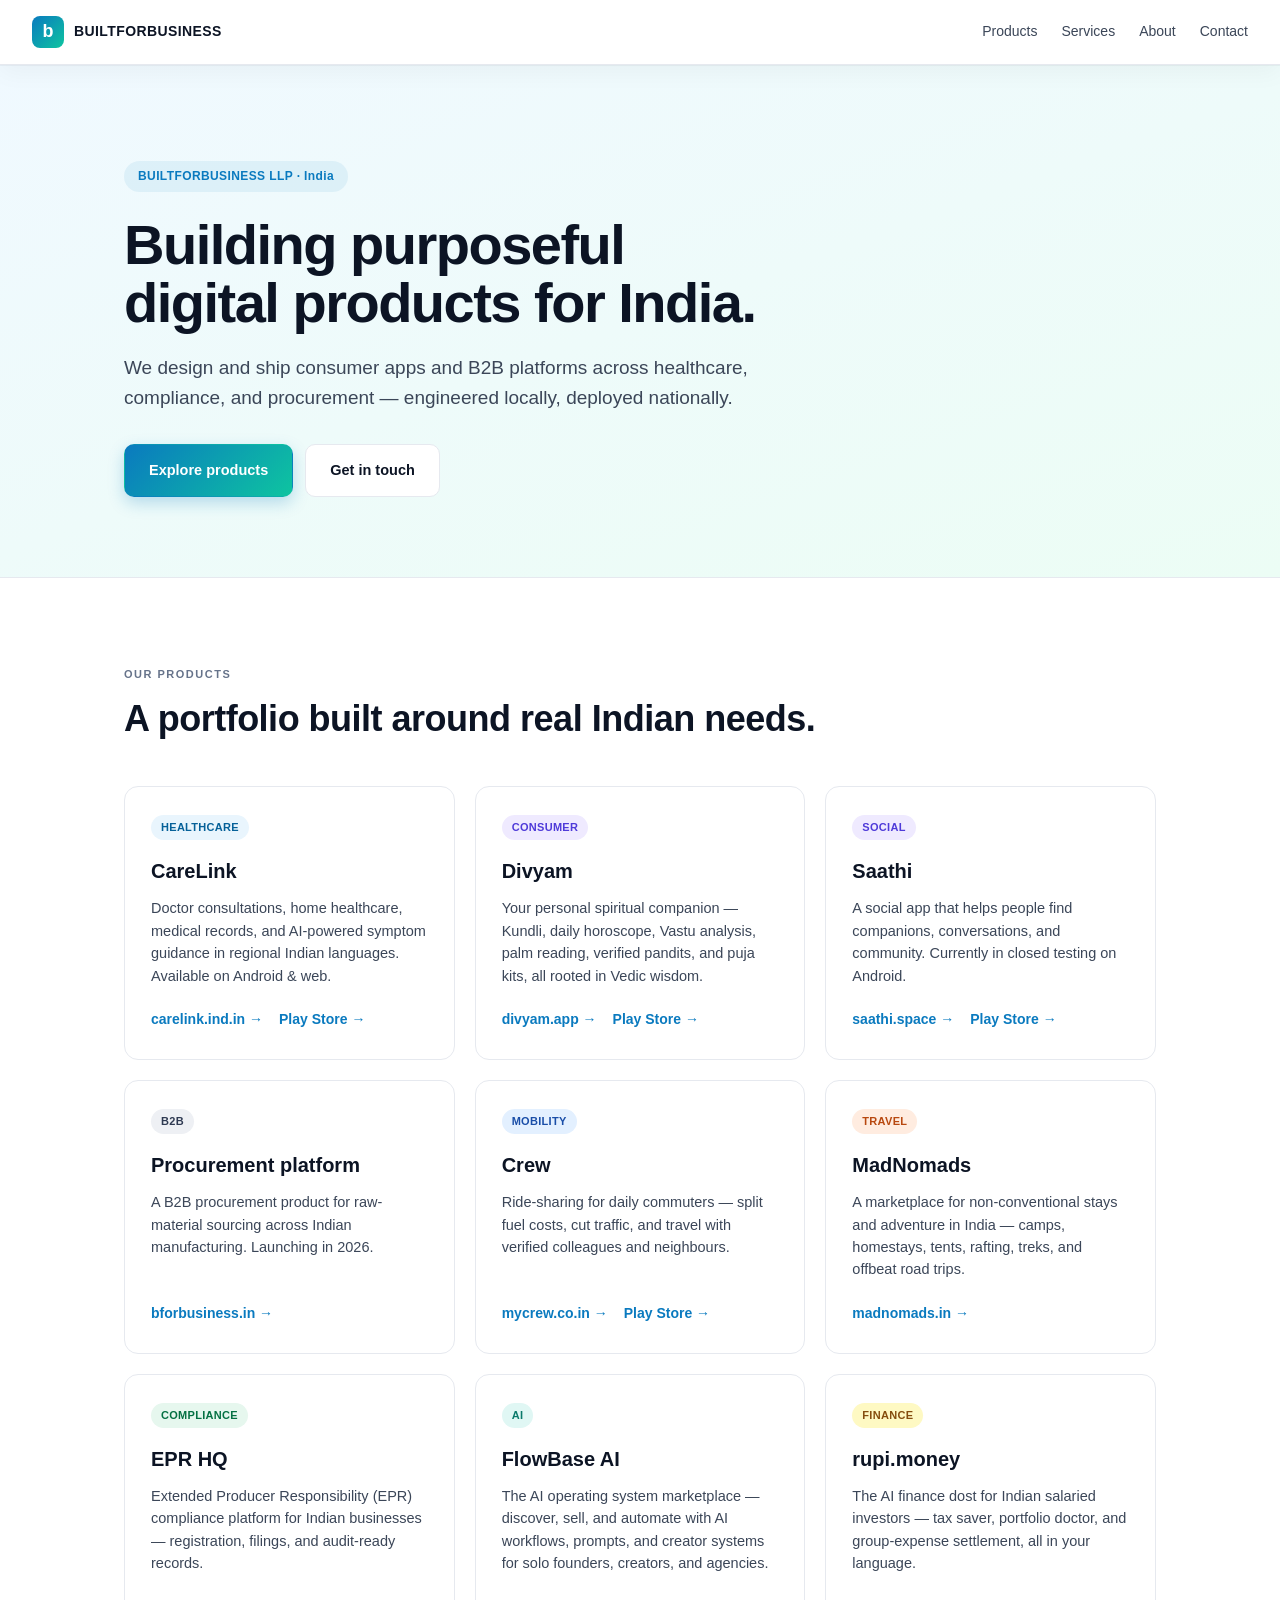
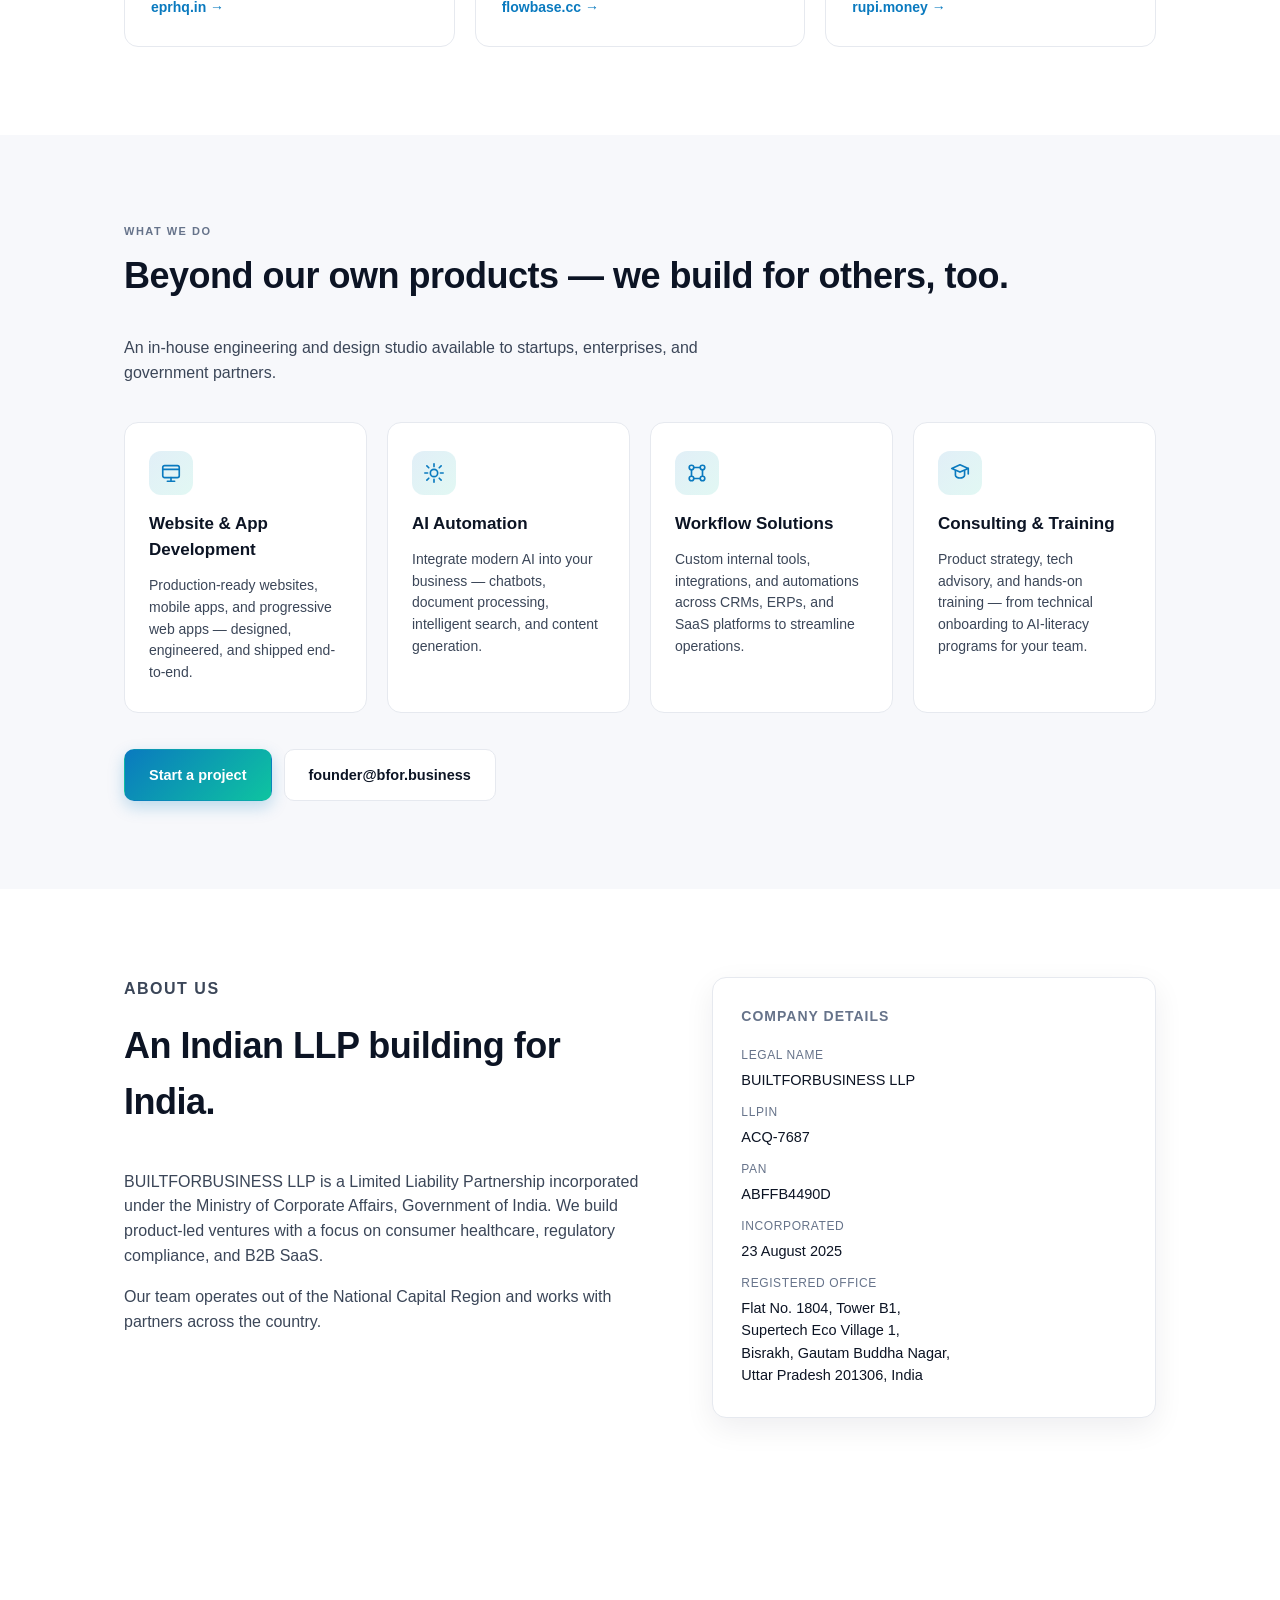
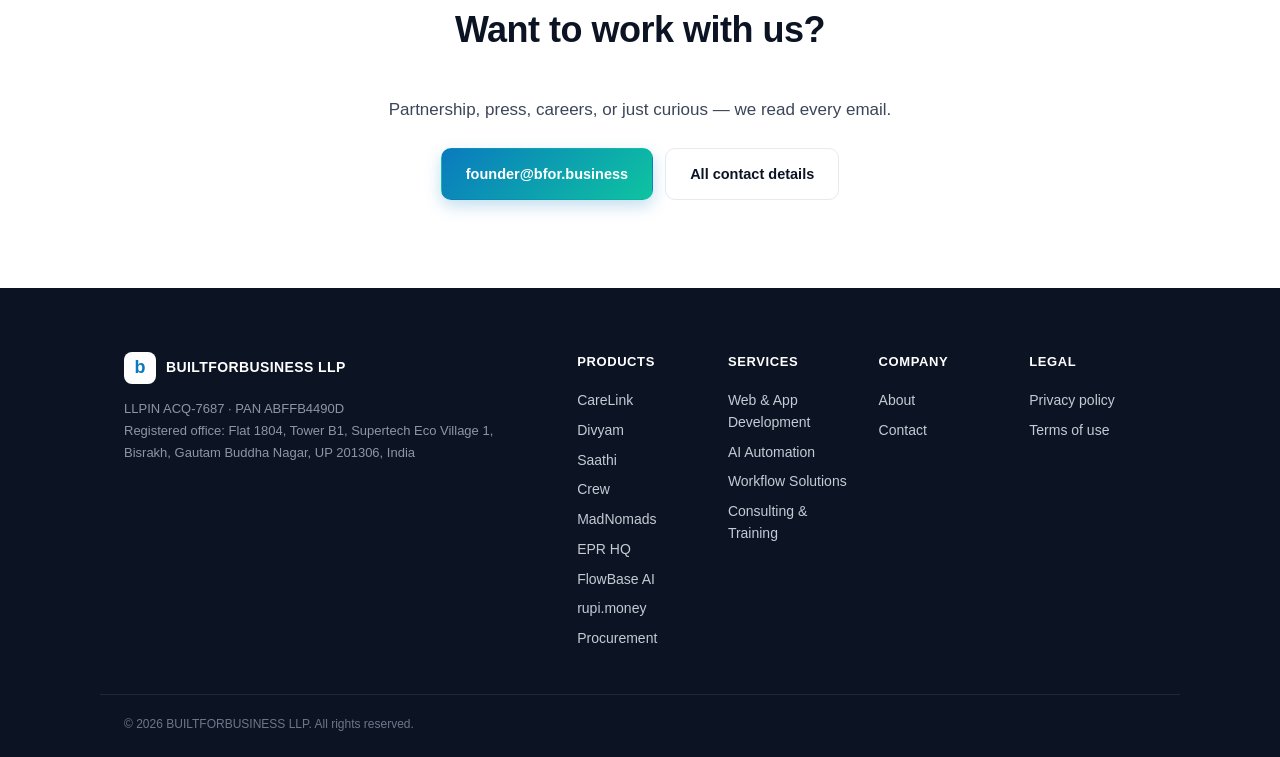
<file: index.html>
<!doctype html>
<html lang="en">
<head>
  <meta charset="utf-8">
  <meta name="viewport" content="width=device-width, initial-scale=1">
  <title>BUILTFORBUSINESS LLP — Building purposeful digital products for India</title>
  <meta name="description" content="BUILTFORBUSINESS LLP is an Indian technology company building consumer and business apps across healthcare, compliance, and procurement.">
  <link rel="icon" href="data:image/svg+xml,%3Csvg xmlns='http://www.w3.org/2000/svg' viewBox='0 0 64 64'%3E%3Crect width='64' height='64' rx='14' fill='%230A7ABF'/%3E%3Ctext x='32' y='42' font-family='Inter,Arial' font-size='30' font-weight='700' fill='white' text-anchor='middle'%3Eb%3C/text%3E%3C/svg%3E">
  <link rel="stylesheet" href="/styles.css">
</head>
<body>
  <header class="nav">
    <a href="/" class="brand">
      <span class="brand-mark">b</span>
      <span class="brand-name">BUILTFORBUSINESS</span>
    </a>
    <button class="nav-toggle" type="button" aria-label="Open menu" aria-expanded="false" aria-controls="primaryNav">
      <span></span><span></span><span></span>
    </button>
    <nav id="primaryNav">
      <a href="#products">Products</a>
      <a href="#services">Services</a>
      <a href="#about">About</a>
      <a href="/contact.html">Contact</a>
    </nav>
  </header>

  <section class="hero">
    <div class="container">
      <p class="eyebrow">BUILTFORBUSINESS LLP · India</p>
      <h1>Building purposeful<br>digital products for India.</h1>
      <p class="lede">We design and ship consumer apps and B2B platforms across healthcare,
        compliance, and procurement — engineered locally, deployed nationally.</p>
      <div class="cta-row">
        <a class="btn btn-primary" href="#products">Explore products</a>
        <a class="btn btn-ghost" href="/contact.html">Get in touch</a>
      </div>
    </div>
  </section>

  <section id="products" class="section">
    <div class="container">
      <p class="section-eyebrow">Our products</p>
      <h2>A portfolio built around real Indian needs.</h2>

      <div class="grid">
        <article class="card">
          <div class="card-tag tag-health">Healthcare</div>
          <h3>CareLink</h3>
          <p>Doctor consultations, home healthcare, medical records, and AI-powered
            symptom guidance in regional Indian languages. Available on Android &amp; web.</p>
          <div class="card-links">
            <a href="https://carelink.ind.in" target="_blank" rel="noopener">carelink.ind.in →</a>
            <a href="https://play.google.com/store/apps/details?id=com.carelink" target="_blank" rel="noopener">Play Store →</a>
          </div>
        </article>

        <article class="card">
          <div class="card-tag tag-product">Consumer</div>
          <h3>Divyam</h3>
          <p>Your personal spiritual companion — Kundli, daily horoscope, Vastu
            analysis, palm reading, verified pandits, and puja kits, all rooted
            in Vedic wisdom.</p>
          <div class="card-links">
            <a href="https://divyam.app" target="_blank" rel="noopener">divyam.app →</a>
            <a href="https://play.google.com/store/apps/details?id=app.divyam" target="_blank" rel="noopener">Play Store →</a>
          </div>
        </article>

        <article class="card">
          <div class="card-tag tag-product">Social</div>
          <h3>Saathi</h3>
          <p>A social app that helps people find companions, conversations, and
            community. Currently in closed testing on Android.</p>
          <div class="card-links">
            <a href="https://saathi.space" target="_blank" rel="noopener">saathi.space →</a>
            <a href="https://play.google.com/store/apps/details?id=space.saathi.app" target="_blank" rel="noopener">Play Store →</a>
          </div>
        </article>

        <article class="card">
          <div class="card-tag tag-b2b">B2B</div>
          <h3>Procurement platform</h3>
          <p>A B2B procurement product for raw-material sourcing across Indian
            manufacturing. Launching in 2026.</p>
          <div class="card-links">
            <a href="https://bforbusiness.in" target="_blank" rel="noopener">bforbusiness.in →</a>
          </div>
        </article>

        <article class="card">
          <div class="card-tag tag-mobility">Mobility</div>
          <h3>Crew</h3>
          <p>Ride-sharing for daily commuters — split fuel costs, cut traffic, and
            travel with verified colleagues and neighbours.</p>
          <div class="card-links">
            <a href="https://mycrew.co.in" target="_blank" rel="noopener">mycrew.co.in →</a>
            <a href="https://play.google.com/store/apps/details?id=crew.app" target="_blank" rel="noopener">Play Store →</a>
          </div>
        </article>

        <article class="card">
          <div class="card-tag tag-travel">Travel</div>
          <h3>MadNomads</h3>
          <p>A marketplace for non-conventional stays and adventure in India —
            camps, homestays, tents, rafting, treks, and offbeat road trips.</p>
          <div class="card-links">
            <a href="https://madnomads.in" target="_blank" rel="noopener">madnomads.in →</a>
          </div>
        </article>

        <article class="card">
          <div class="card-tag tag-compliance">Compliance</div>
          <h3>EPR HQ</h3>
          <p>Extended Producer Responsibility (EPR) compliance platform for Indian
            businesses — registration, filings, and audit-ready records.</p>
          <div class="card-links">
            <a href="https://eprhq.in" target="_blank" rel="noopener">eprhq.in →</a>
          </div>
        </article>

        <article class="card">
          <div class="card-tag tag-ai">AI</div>
          <h3>FlowBase AI</h3>
          <p>The AI operating system marketplace — discover, sell, and automate
            with AI workflows, prompts, and creator systems for solo founders,
            creators, and agencies.</p>
          <div class="card-links">
            <a href="https://flowbase.cc" target="_blank" rel="noopener">flowbase.cc →</a>
          </div>
        </article>

        <article class="card">
          <div class="card-tag tag-finance">Finance</div>
          <h3>rupi.money</h3>
          <p>The AI finance dost for Indian salaried investors — tax saver,
            portfolio doctor, and group-expense settlement, all in your
            language.</p>
          <div class="card-links">
            <a href="https://rupi.money" target="_blank" rel="noopener">rupi.money →</a>
          </div>
        </article>
      </div>
    </div>
  </section>

  <section id="services" class="section section-alt">
    <div class="container">
      <p class="section-eyebrow">What we do</p>
      <h2>Beyond our own products — we build for others, too.</h2>
      <p class="section-lede">An in-house engineering and design studio
        available to startups, enterprises, and government partners.</p>

      <div class="services-grid">
        <article class="service-card">
          <div class="service-icon" aria-hidden="true">
            <svg viewBox="0 0 24 24" fill="none" stroke="currentColor" stroke-width="1.8" stroke-linecap="round" stroke-linejoin="round"><rect x="3" y="4" width="18" height="13" rx="2"/><path d="M3 8h18M8 21h8M12 17v4"/></svg>
          </div>
          <h3>Website &amp; App Development</h3>
          <p>Production-ready websites, mobile apps, and progressive web apps —
            designed, engineered, and shipped end-to-end.</p>
        </article>

        <article class="service-card">
          <div class="service-icon" aria-hidden="true">
            <svg viewBox="0 0 24 24" fill="none" stroke="currentColor" stroke-width="1.8" stroke-linecap="round" stroke-linejoin="round"><path d="M12 2v3M12 19v3M4.2 4.2l2.1 2.1M17.7 17.7l2.1 2.1M2 12h3M19 12h3M4.2 19.8l2.1-2.1M17.7 6.3l2.1-2.1"/><circle cx="12" cy="12" r="4"/></svg>
          </div>
          <h3>AI Automation</h3>
          <p>Integrate modern AI into your business — chatbots, document
            processing, intelligent search, and content generation.</p>
        </article>

        <article class="service-card">
          <div class="service-icon" aria-hidden="true">
            <svg viewBox="0 0 24 24" fill="none" stroke="currentColor" stroke-width="1.8" stroke-linecap="round" stroke-linejoin="round"><circle cx="6" cy="6" r="2.5"/><circle cx="18" cy="6" r="2.5"/><circle cx="6" cy="18" r="2.5"/><circle cx="18" cy="18" r="2.5"/><path d="M8.5 6h7M8.5 18h7M6 8.5v7M18 8.5v7"/></svg>
          </div>
          <h3>Workflow Solutions</h3>
          <p>Custom internal tools, integrations, and automations across CRMs,
            ERPs, and SaaS platforms to streamline operations.</p>
        </article>

        <article class="service-card">
          <div class="service-icon" aria-hidden="true">
            <svg viewBox="0 0 24 24" fill="none" stroke="currentColor" stroke-width="1.8" stroke-linecap="round" stroke-linejoin="round"><path d="M3 7l9-4 9 4-9 4-9-4z"/><path d="M7 9.5v5c0 1.5 2.5 3 5 3s5-1.5 5-3v-5"/><path d="M21 7v6"/></svg>
          </div>
          <h3>Consulting &amp; Training</h3>
          <p>Product strategy, tech advisory, and hands-on training — from
            technical onboarding to AI-literacy programs for your team.</p>
        </article>
      </div>

      <div class="services-cta">
        <a class="btn btn-primary" href="/contact.html">Start a project</a>
        <a class="btn btn-ghost" href="mailto:founder@bfor.business">founder@bfor.business</a>
      </div>
    </div>
  </section>

  <section id="about" class="section">
    <div class="container about-grid">
      <div>
        <p class="section-eyebrow">About us</p>
        <h2>An Indian LLP building for India.</h2>
        <p>BUILTFORBUSINESS LLP is a Limited Liability Partnership incorporated under
          the Ministry of Corporate Affairs, Government of India. We build product-led
          ventures with a focus on consumer healthcare, regulatory compliance, and
          B2B SaaS.</p>
        <p>Our team operates out of the National Capital Region and works with partners
          across the country.</p>
      </div>
      <aside class="info-card">
        <h4>Company details</h4>
        <dl>
          <dt>Legal name</dt><dd>BUILTFORBUSINESS LLP</dd>
          <dt>LLPIN</dt><dd>ACQ-7687</dd>
          <dt>PAN</dt><dd>ABFFB4490D</dd>
          <dt>Incorporated</dt><dd>23 August 2025</dd>
          <dt>Registered office</dt>
          <dd>Flat No. 1804, Tower B1,<br>
            Supertech Eco Village 1,<br>
            Bisrakh, Gautam Buddha Nagar,<br>
            Uttar Pradesh 201306, India</dd>
        </dl>
      </aside>
    </div>
  </section>

  <section class="section">
    <div class="container contact-cta">
      <h2>Want to work with us?</h2>
      <p>Partnership, press, careers, or just curious — we read every email.</p>
      <div class="cta-row">
        <a class="btn btn-primary" href="mailto:founder@bfor.business">founder@bfor.business</a>
        <a class="btn btn-ghost" href="/contact.html">All contact details</a>
      </div>
    </div>
  </section>

  <footer class="footer">
    <div class="container footer-inner">
      <div>
        <div class="brand brand-footer">
          <span class="brand-mark">b</span>
          <span class="brand-name">BUILTFORBUSINESS LLP</span>
        </div>
        <p class="footer-meta">
          LLPIN ACQ-7687 · PAN ABFFB4490D<br>
          Registered office: Flat 1804, Tower B1, Supertech Eco Village 1,<br>
          Bisrakh, Gautam Buddha Nagar, UP 201306, India
        </p>
      </div>
      <div class="footer-cols">
        <div>
          <h5>Products</h5>
          <a href="https://carelink.ind.in" target="_blank" rel="noopener">CareLink</a>
          <a href="https://divyam.app" target="_blank" rel="noopener">Divyam</a>
          <a href="https://saathi.space" target="_blank" rel="noopener">Saathi</a>
          <a href="https://mycrew.co.in" target="_blank" rel="noopener">Crew</a>
          <a href="https://madnomads.in" target="_blank" rel="noopener">MadNomads</a>
          <a href="https://eprhq.in" target="_blank" rel="noopener">EPR HQ</a>
          <a href="https://flowbase.cc" target="_blank" rel="noopener">FlowBase AI</a>
          <a href="https://rupi.money" target="_blank" rel="noopener">rupi.money</a>
          <a href="https://bforbusiness.in" target="_blank" rel="noopener">Procurement</a>
        </div>
        <div>
          <h5>Services</h5>
          <a href="#services">Web &amp; App Development</a>
          <a href="#services">AI Automation</a>
          <a href="#services">Workflow Solutions</a>
          <a href="#services">Consulting &amp; Training</a>
        </div>
        <div>
          <h5>Company</h5>
          <a href="#about">About</a>
          <a href="/contact.html">Contact</a>
        </div>
        <div>
          <h5>Legal</h5>
          <a href="/privacy.html">Privacy policy</a>
          <a href="/terms.html">Terms of use</a>
        </div>
      </div>
    </div>
    <div class="footer-bottom container">
      © <span id="year"></span> BUILTFORBUSINESS LLP. All rights reserved.
    </div>
  </footer>
  <script>document.getElementById('year').textContent = new Date().getFullYear();</script>
  <script src="/scripts.js" defer></script>
</body>
</html>
</file>
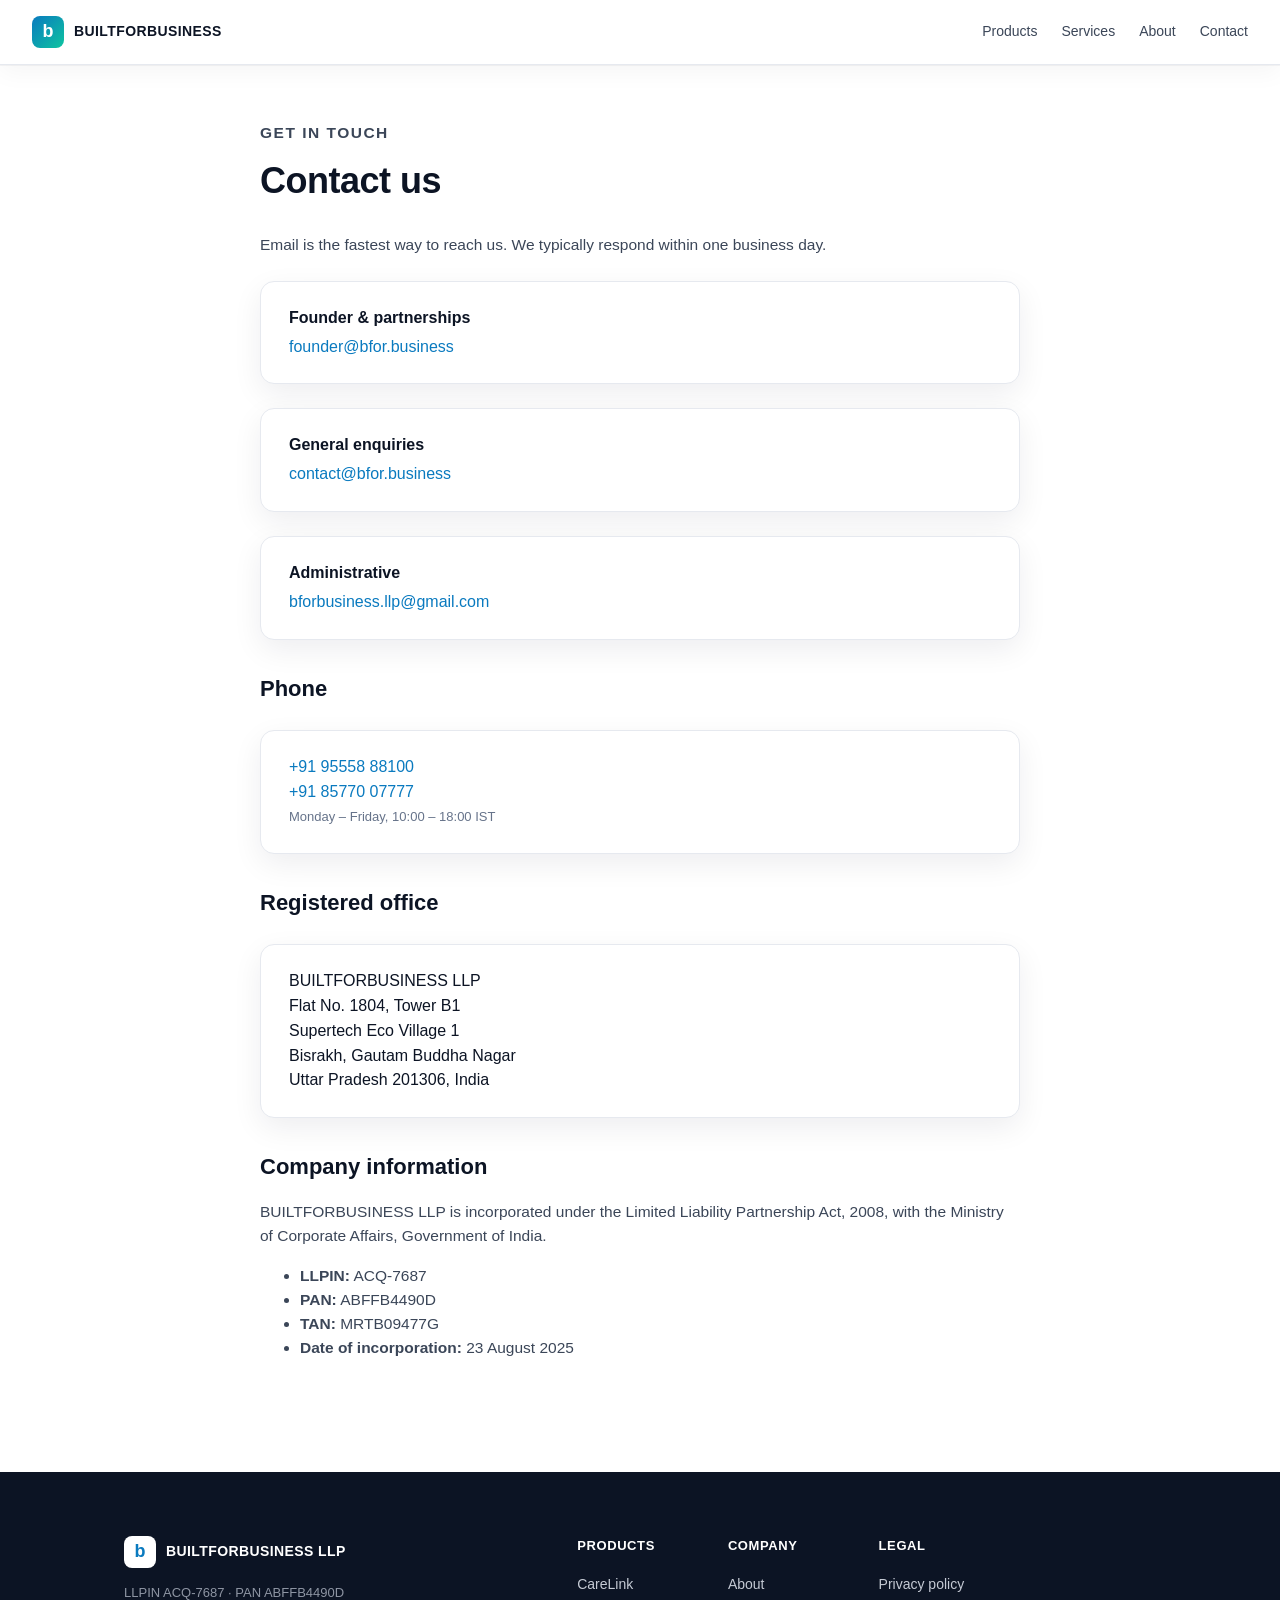
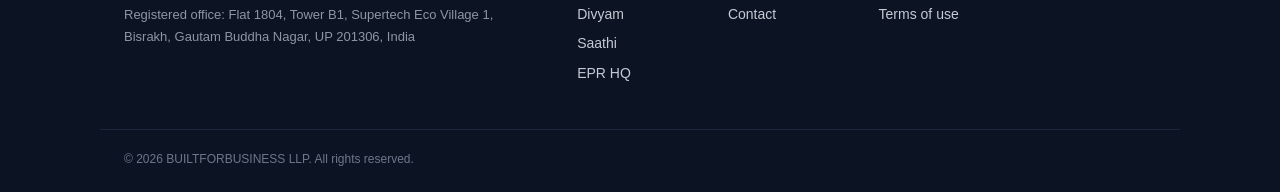
<file: contact.html>
<!doctype html>
<html lang="en">
<head>
  <meta charset="utf-8">
  <meta name="viewport" content="width=device-width, initial-scale=1">
  <title>Contact — BUILTFORBUSINESS LLP</title>
  <meta name="description" content="Reach BUILTFORBUSINESS LLP for partnerships, press, support, or careers.">
  <link rel="icon" href="data:image/svg+xml,%3Csvg xmlns='http://www.w3.org/2000/svg' viewBox='0 0 64 64'%3E%3Crect width='64' height='64' rx='14' fill='%230A7ABF'/%3E%3Ctext x='32' y='42' font-family='Inter,Arial' font-size='30' font-weight='700' fill='white' text-anchor='middle'%3Eb%3C/text%3E%3C/svg%3E">
  <link rel="stylesheet" href="/styles.css">
</head>
<body>
  <header class="nav">
    <a href="/" class="brand">
      <span class="brand-mark">b</span>
      <span class="brand-name">BUILTFORBUSINESS</span>
    </a>
    <button class="nav-toggle" type="button" aria-label="Open menu" aria-expanded="false" aria-controls="primaryNav">
      <span></span><span></span><span></span>
    </button>
    <nav id="primaryNav">
      <a href="/#products">Products</a>
      <a href="/#services">Services</a>
      <a href="/#about">About</a>
      <a href="/contact.html">Contact</a>
    </nav>
  </header>

  <main class="container">
    <div class="page">
      <p class="section-eyebrow">Get in touch</p>
      <h1>Contact us</h1>
      <p>Email is the fastest way to reach us. We typically respond within one business day.</p>

      <div class="contact-block">
        <strong>Founder &amp; partnerships</strong>
        <a href="mailto:founder@bfor.business">founder@bfor.business</a>
      </div>
      <div class="contact-block">
        <strong>General enquiries</strong>
        <a href="mailto:contact@bfor.business">contact@bfor.business</a>
      </div>
      <div class="contact-block">
        <strong>Administrative</strong>
        <a href="mailto:bforbusiness.llp@gmail.com">bforbusiness.llp@gmail.com</a>
      </div>

      <h2>Phone</h2>
      <div class="contact-block">
        <a href="tel:+919555888100">+91 95558 88100</a><br>
        <a href="tel:+918577007777">+91 85770 07777</a><br>
        <span class="meta">Monday – Friday, 10:00 – 18:00 IST</span>
      </div>

      <h2>Registered office</h2>
      <div class="contact-block">
        BUILTFORBUSINESS LLP<br>
        Flat No. 1804, Tower B1<br>
        Supertech Eco Village 1<br>
        Bisrakh, Gautam Buddha Nagar<br>
        Uttar Pradesh 201306, India
      </div>

      <h2>Company information</h2>
      <p>
        BUILTFORBUSINESS LLP is incorporated under the Limited Liability Partnership Act, 2008,
        with the Ministry of Corporate Affairs, Government of India.
      </p>
      <ul>
        <li><strong>LLPIN:</strong> ACQ-7687</li>
        <li><strong>PAN:</strong> ABFFB4490D</li>
        <li><strong>TAN:</strong> MRTB09477G</li>
        <li><strong>Date of incorporation:</strong> 23 August 2025</li>
      </ul>
    </div>
  </main>

  <footer class="footer">
    <div class="container footer-inner">
      <div>
        <div class="brand brand-footer">
          <span class="brand-mark">b</span>
          <span class="brand-name">BUILTFORBUSINESS LLP</span>
        </div>
        <p class="footer-meta">
          LLPIN ACQ-7687 · PAN ABFFB4490D<br>
          Registered office: Flat 1804, Tower B1, Supertech Eco Village 1,<br>
          Bisrakh, Gautam Buddha Nagar, UP 201306, India
        </p>
      </div>
      <div class="footer-cols">
        <div>
          <h5>Products</h5>
          <a href="https://carelink.ind.in" target="_blank" rel="noopener">CareLink</a>
          <a href="https://divyam.app" target="_blank" rel="noopener">Divyam</a>
          <a href="https://saathi.space" target="_blank" rel="noopener">Saathi</a>
          <a href="https://eprhq.in" target="_blank" rel="noopener">EPR HQ</a>
        </div>
        <div>
          <h5>Company</h5>
          <a href="/#about">About</a>
          <a href="/contact.html">Contact</a>
        </div>
        <div>
          <h5>Legal</h5>
          <a href="/privacy.html">Privacy policy</a>
          <a href="/terms.html">Terms of use</a>
        </div>
      </div>
    </div>
    <div class="footer-bottom container">
      © <span id="year"></span> BUILTFORBUSINESS LLP. All rights reserved.
    </div>
  </footer>
  <script>document.getElementById('year').textContent = new Date().getFullYear();</script>
  <script src="/scripts.js" defer></script>
</body>
</html>
</file>
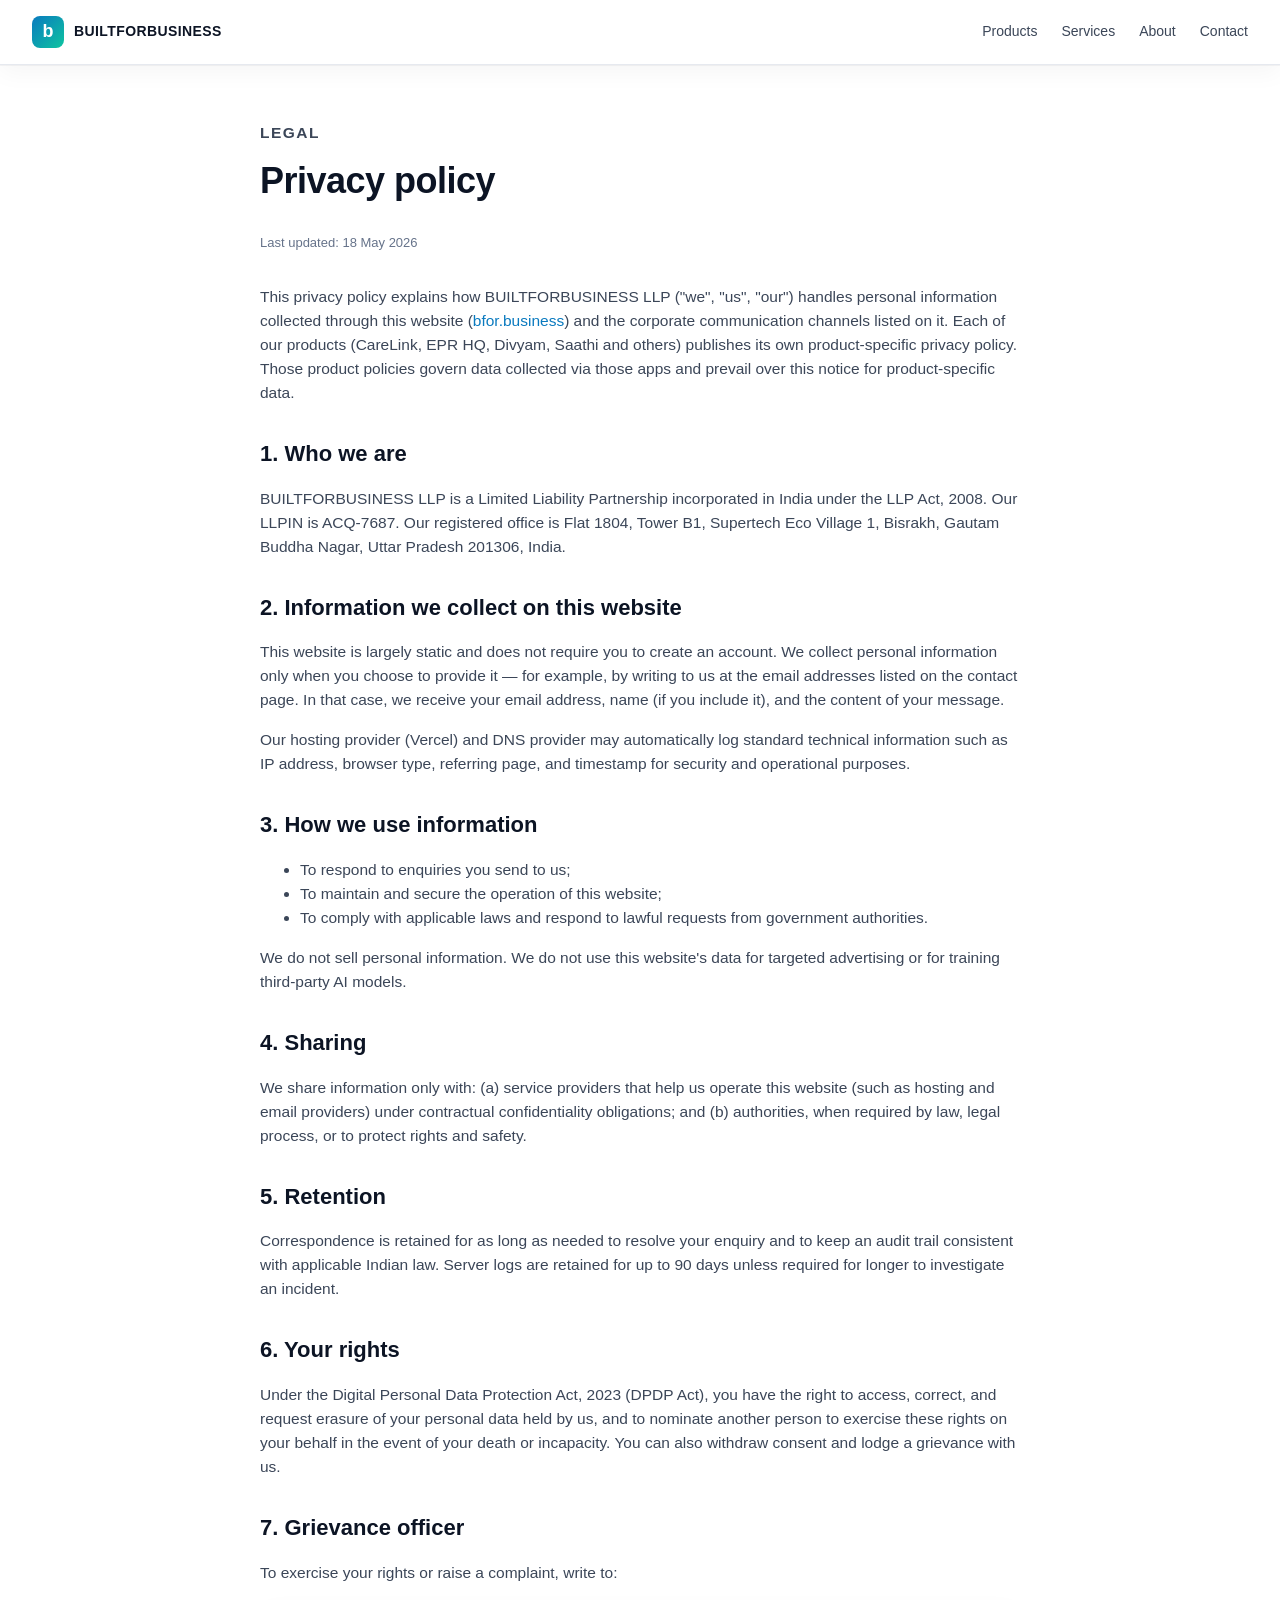
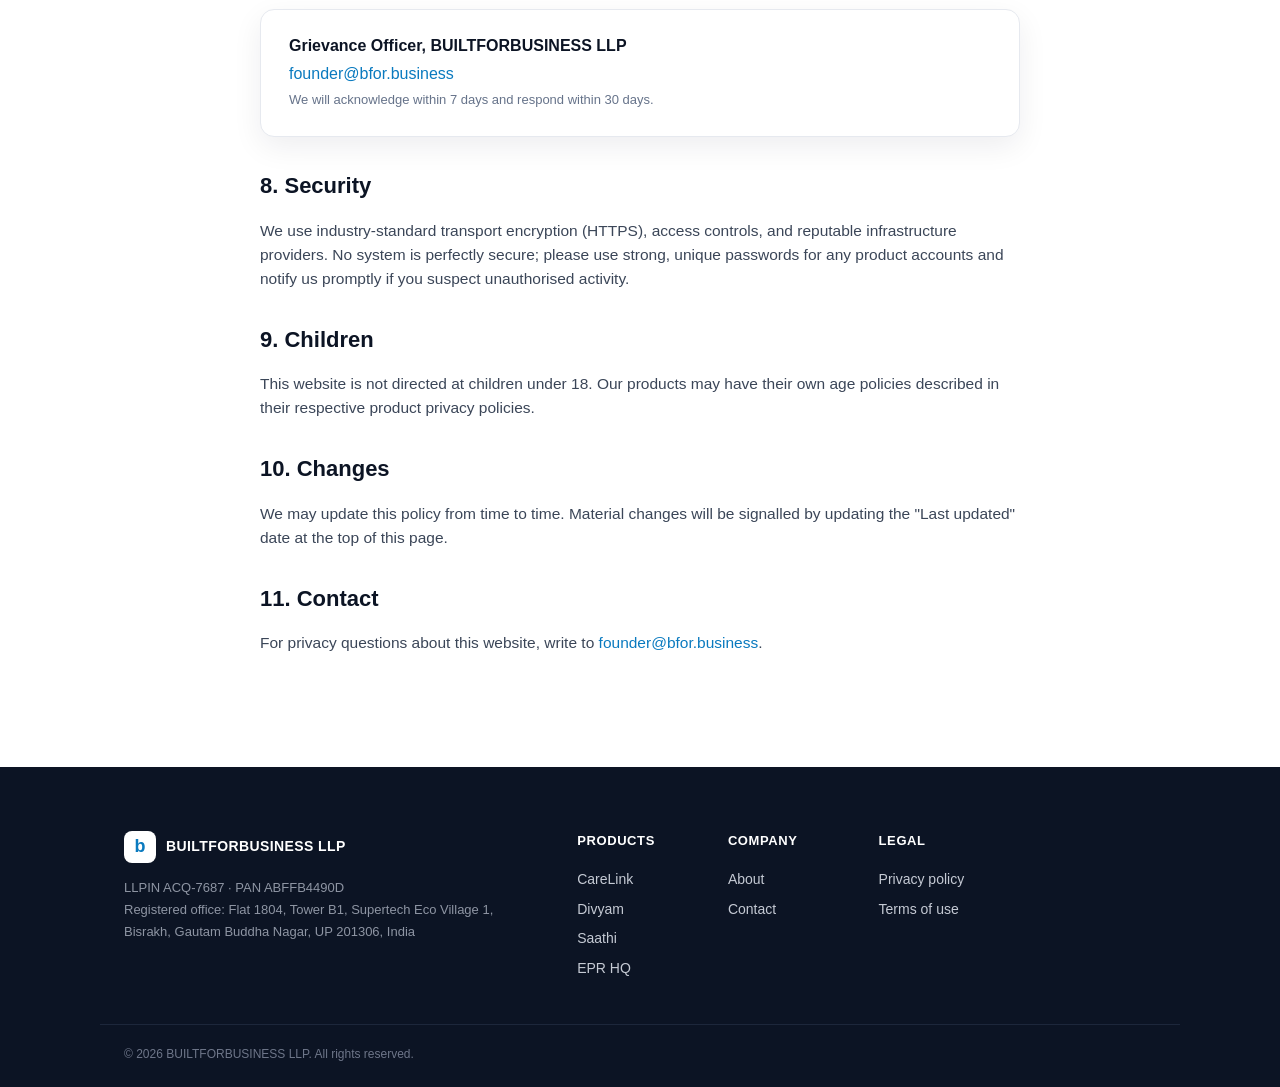
<file: privacy.html>
<!doctype html>
<html lang="en">
<head>
  <meta charset="utf-8">
  <meta name="viewport" content="width=device-width, initial-scale=1">
  <title>Privacy Policy — BUILTFORBUSINESS LLP</title>
  <meta name="description" content="How BUILTFORBUSINESS LLP collects, uses, and protects personal information.">
  <link rel="icon" href="data:image/svg+xml,%3Csvg xmlns='http://www.w3.org/2000/svg' viewBox='0 0 64 64'%3E%3Crect width='64' height='64' rx='14' fill='%230A7ABF'/%3E%3Ctext x='32' y='42' font-family='Inter,Arial' font-size='30' font-weight='700' fill='white' text-anchor='middle'%3Eb%3C/text%3E%3C/svg%3E">
  <link rel="stylesheet" href="/styles.css">
</head>
<body>
  <header class="nav">
    <a href="/" class="brand">
      <span class="brand-mark">b</span>
      <span class="brand-name">BUILTFORBUSINESS</span>
    </a>
    <button class="nav-toggle" type="button" aria-label="Open menu" aria-expanded="false" aria-controls="primaryNav">
      <span></span><span></span><span></span>
    </button>
    <nav id="primaryNav">
      <a href="/#products">Products</a>
      <a href="/#services">Services</a>
      <a href="/#about">About</a>
      <a href="/contact.html">Contact</a>
    </nav>
  </header>

  <main class="container">
    <div class="page">
      <p class="section-eyebrow">Legal</p>
      <h1>Privacy policy</h1>
      <p class="meta">Last updated: 18 May 2026</p>

      <p>This privacy policy explains how BUILTFORBUSINESS LLP ("we", "us", "our") handles
        personal information collected through this website (<a href="https://bfor.business">bfor.business</a>)
        and the corporate communication channels listed on it. Each of our products
        (CareLink, EPR HQ, Divyam, Saathi and others) publishes its own product-specific
        privacy policy. Those product policies govern data collected via those apps and
        prevail over this notice for product-specific data.</p>

      <h2>1. Who we are</h2>
      <p>BUILTFORBUSINESS LLP is a Limited Liability Partnership incorporated in India
        under the LLP Act, 2008. Our LLPIN is ACQ-7687. Our registered office is
        Flat 1804, Tower B1, Supertech Eco Village 1, Bisrakh, Gautam Buddha Nagar,
        Uttar Pradesh 201306, India.</p>

      <h2>2. Information we collect on this website</h2>
      <p>This website is largely static and does not require you to create an account.
        We collect personal information only when you choose to provide it — for
        example, by writing to us at the email addresses listed on the contact page.
        In that case, we receive your email address, name (if you include it), and
        the content of your message.</p>
      <p>Our hosting provider (Vercel) and DNS provider may automatically log
        standard technical information such as IP address, browser type, referring
        page, and timestamp for security and operational purposes.</p>

      <h2>3. How we use information</h2>
      <ul>
        <li>To respond to enquiries you send to us;</li>
        <li>To maintain and secure the operation of this website;</li>
        <li>To comply with applicable laws and respond to lawful requests from
          government authorities.</li>
      </ul>
      <p>We do not sell personal information. We do not use this website's data for
        targeted advertising or for training third-party AI models.</p>

      <h2>4. Sharing</h2>
      <p>We share information only with: (a) service providers that help us operate
        this website (such as hosting and email providers) under contractual
        confidentiality obligations; and (b) authorities, when required by law,
        legal process, or to protect rights and safety.</p>

      <h2>5. Retention</h2>
      <p>Correspondence is retained for as long as needed to resolve your enquiry
        and to keep an audit trail consistent with applicable Indian law. Server
        logs are retained for up to 90 days unless required for longer to investigate
        an incident.</p>

      <h2>6. Your rights</h2>
      <p>Under the Digital Personal Data Protection Act, 2023 (DPDP Act), you have
        the right to access, correct, and request erasure of your personal data
        held by us, and to nominate another person to exercise these rights on
        your behalf in the event of your death or incapacity. You can also
        withdraw consent and lodge a grievance with us.</p>

      <h2>7. Grievance officer</h2>
      <p>To exercise your rights or raise a complaint, write to:</p>
      <div class="contact-block">
        <strong>Grievance Officer, BUILTFORBUSINESS LLP</strong>
        <a href="mailto:founder@bfor.business">founder@bfor.business</a><br>
        <span class="meta">We will acknowledge within 7 days and respond within 30 days.</span>
      </div>

      <h2>8. Security</h2>
      <p>We use industry-standard transport encryption (HTTPS), access controls,
        and reputable infrastructure providers. No system is perfectly secure;
        please use strong, unique passwords for any product accounts and notify
        us promptly if you suspect unauthorised activity.</p>

      <h2>9. Children</h2>
      <p>This website is not directed at children under 18. Our products may have
        their own age policies described in their respective product privacy policies.</p>

      <h2>10. Changes</h2>
      <p>We may update this policy from time to time. Material changes will be
        signalled by updating the "Last updated" date at the top of this page.</p>

      <h2>11. Contact</h2>
      <p>For privacy questions about this website, write to
        <a href="mailto:founder@bfor.business">founder@bfor.business</a>.</p>
    </div>
  </main>

  <footer class="footer">
    <div class="container footer-inner">
      <div>
        <div class="brand brand-footer">
          <span class="brand-mark">b</span>
          <span class="brand-name">BUILTFORBUSINESS LLP</span>
        </div>
        <p class="footer-meta">
          LLPIN ACQ-7687 · PAN ABFFB4490D<br>
          Registered office: Flat 1804, Tower B1, Supertech Eco Village 1,<br>
          Bisrakh, Gautam Buddha Nagar, UP 201306, India
        </p>
      </div>
      <div class="footer-cols">
        <div>
          <h5>Products</h5>
          <a href="https://carelink.ind.in" target="_blank" rel="noopener">CareLink</a>
          <a href="https://divyam.app" target="_blank" rel="noopener">Divyam</a>
          <a href="https://saathi.space" target="_blank" rel="noopener">Saathi</a>
          <a href="https://eprhq.in" target="_blank" rel="noopener">EPR HQ</a>
        </div>
        <div>
          <h5>Company</h5>
          <a href="/#about">About</a>
          <a href="/contact.html">Contact</a>
        </div>
        <div>
          <h5>Legal</h5>
          <a href="/privacy.html">Privacy policy</a>
          <a href="/terms.html">Terms of use</a>
        </div>
      </div>
    </div>
    <div class="footer-bottom container">
      © <span id="year"></span> BUILTFORBUSINESS LLP. All rights reserved.
    </div>
  </footer>
  <script>document.getElementById('year').textContent = new Date().getFullYear();</script>
  <script src="/scripts.js" defer></script>
</body>
</html>
</file>
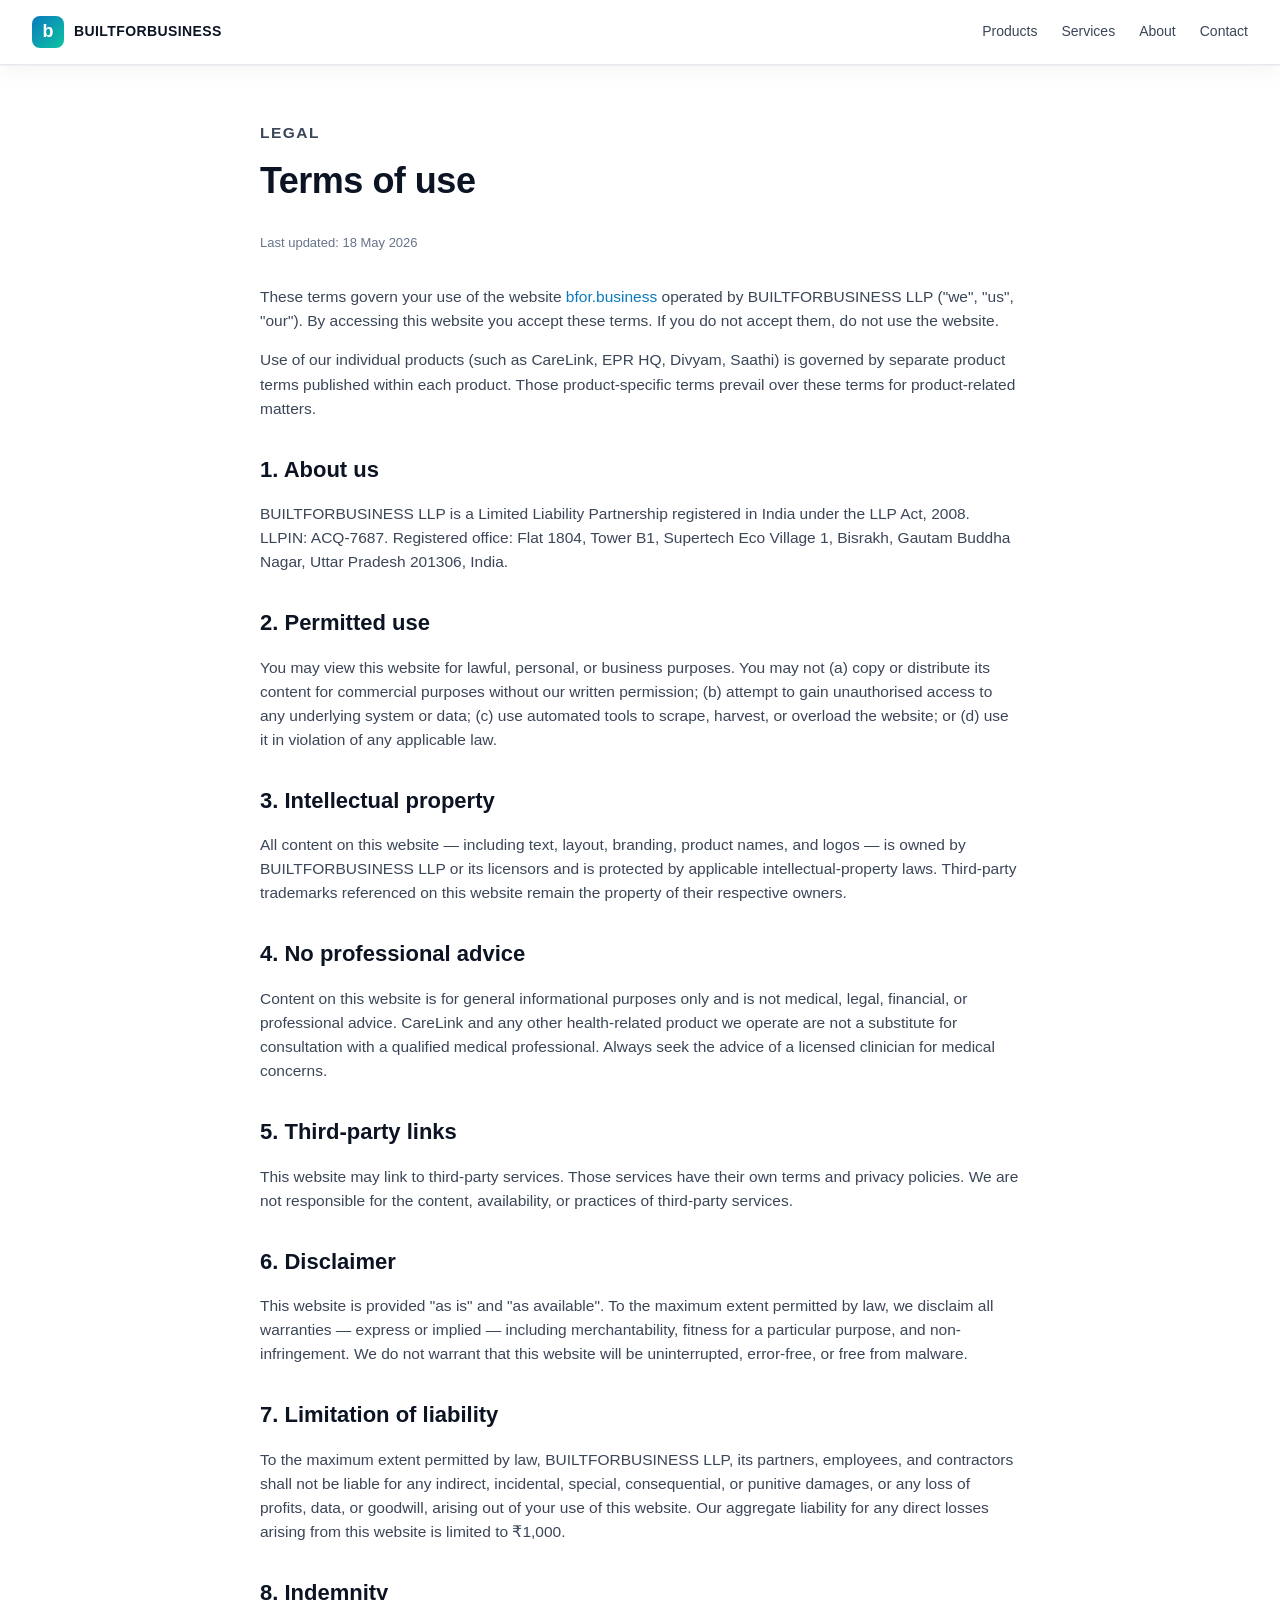
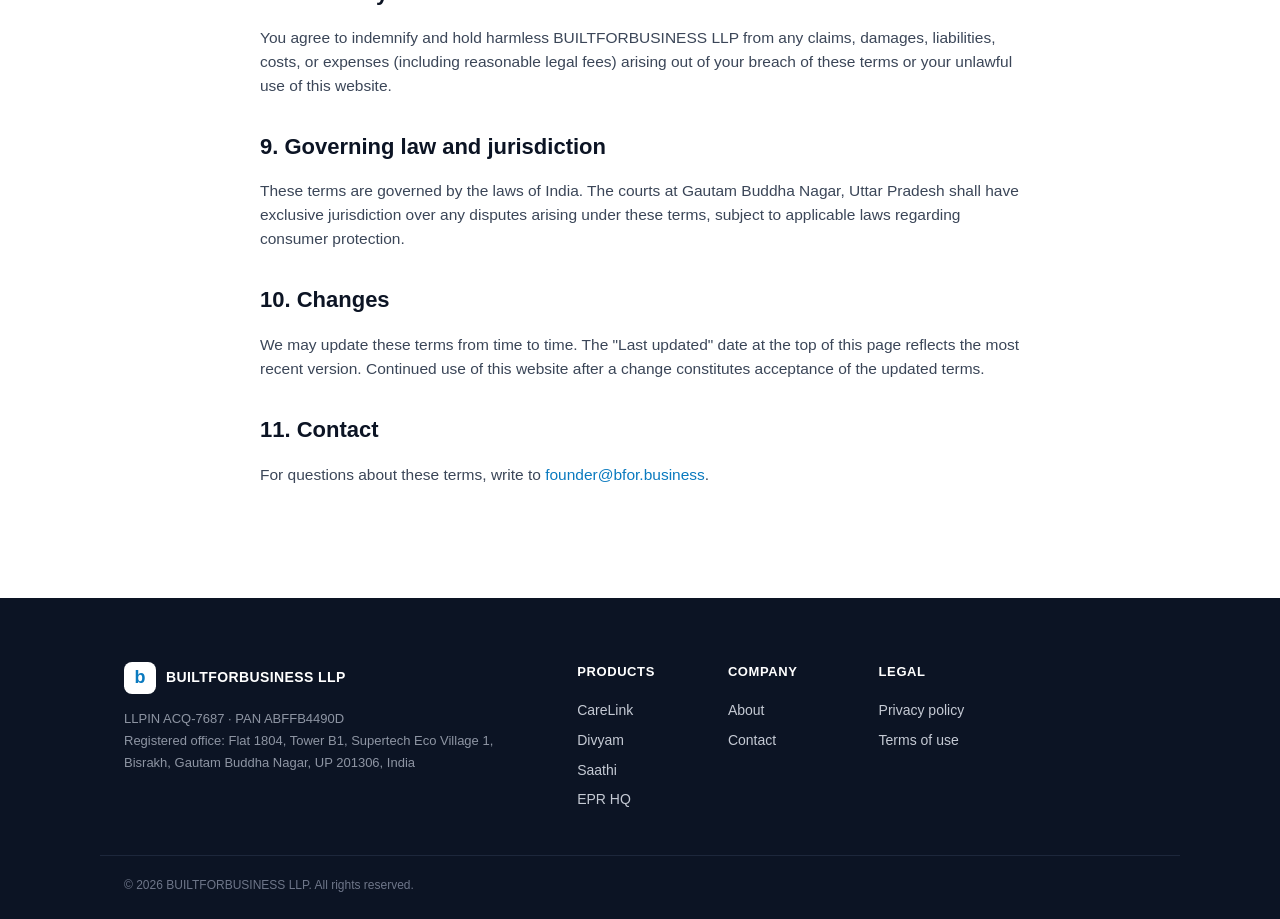
<file: terms.html>
<!doctype html>
<html lang="en">
<head>
  <meta charset="utf-8">
  <meta name="viewport" content="width=device-width, initial-scale=1">
  <title>Terms of Use — BUILTFORBUSINESS LLP</title>
  <meta name="description" content="Terms governing the use of bfor.business and related materials.">
  <link rel="icon" href="data:image/svg+xml,%3Csvg xmlns='http://www.w3.org/2000/svg' viewBox='0 0 64 64'%3E%3Crect width='64' height='64' rx='14' fill='%230A7ABF'/%3E%3Ctext x='32' y='42' font-family='Inter,Arial' font-size='30' font-weight='700' fill='white' text-anchor='middle'%3Eb%3C/text%3E%3C/svg%3E">
  <link rel="stylesheet" href="/styles.css">
</head>
<body>
  <header class="nav">
    <a href="/" class="brand">
      <span class="brand-mark">b</span>
      <span class="brand-name">BUILTFORBUSINESS</span>
    </a>
    <button class="nav-toggle" type="button" aria-label="Open menu" aria-expanded="false" aria-controls="primaryNav">
      <span></span><span></span><span></span>
    </button>
    <nav id="primaryNav">
      <a href="/#products">Products</a>
      <a href="/#services">Services</a>
      <a href="/#about">About</a>
      <a href="/contact.html">Contact</a>
    </nav>
  </header>

  <main class="container">
    <div class="page">
      <p class="section-eyebrow">Legal</p>
      <h1>Terms of use</h1>
      <p class="meta">Last updated: 18 May 2026</p>

      <p>These terms govern your use of the website <a href="https://bfor.business">bfor.business</a>
        operated by BUILTFORBUSINESS LLP ("we", "us", "our"). By accessing this
        website you accept these terms. If you do not accept them, do not use the
        website.</p>

      <p>Use of our individual products (such as CareLink, EPR HQ, Divyam, Saathi)
        is governed by separate product terms published within each product. Those
        product-specific terms prevail over these terms for product-related matters.</p>

      <h2>1. About us</h2>
      <p>BUILTFORBUSINESS LLP is a Limited Liability Partnership registered in India
        under the LLP Act, 2008. LLPIN: ACQ-7687. Registered office: Flat 1804,
        Tower B1, Supertech Eco Village 1, Bisrakh, Gautam Buddha Nagar,
        Uttar Pradesh 201306, India.</p>

      <h2>2. Permitted use</h2>
      <p>You may view this website for lawful, personal, or business purposes. You
        may not (a) copy or distribute its content for commercial purposes without
        our written permission; (b) attempt to gain unauthorised access to any
        underlying system or data; (c) use automated tools to scrape, harvest, or
        overload the website; or (d) use it in violation of any applicable law.</p>

      <h2>3. Intellectual property</h2>
      <p>All content on this website — including text, layout, branding, product
        names, and logos — is owned by BUILTFORBUSINESS LLP or its licensors and is
        protected by applicable intellectual-property laws. Third-party trademarks
        referenced on this website remain the property of their respective owners.</p>

      <h2>4. No professional advice</h2>
      <p>Content on this website is for general informational purposes only and is
        not medical, legal, financial, or professional advice. CareLink and any
        other health-related product we operate are not a substitute for
        consultation with a qualified medical professional. Always seek the advice
        of a licensed clinician for medical concerns.</p>

      <h2>5. Third-party links</h2>
      <p>This website may link to third-party services. Those services have their
        own terms and privacy policies. We are not responsible for the content,
        availability, or practices of third-party services.</p>

      <h2>6. Disclaimer</h2>
      <p>This website is provided "as is" and "as available". To the maximum extent
        permitted by law, we disclaim all warranties — express or implied —
        including merchantability, fitness for a particular purpose, and
        non-infringement. We do not warrant that this website will be uninterrupted,
        error-free, or free from malware.</p>

      <h2>7. Limitation of liability</h2>
      <p>To the maximum extent permitted by law, BUILTFORBUSINESS LLP, its partners,
        employees, and contractors shall not be liable for any indirect, incidental,
        special, consequential, or punitive damages, or any loss of profits, data,
        or goodwill, arising out of your use of this website. Our aggregate
        liability for any direct losses arising from this website is limited to
        ₹1,000.</p>

      <h2>8. Indemnity</h2>
      <p>You agree to indemnify and hold harmless BUILTFORBUSINESS LLP from any
        claims, damages, liabilities, costs, or expenses (including reasonable
        legal fees) arising out of your breach of these terms or your unlawful
        use of this website.</p>

      <h2>9. Governing law and jurisdiction</h2>
      <p>These terms are governed by the laws of India. The courts at Gautam Buddha
        Nagar, Uttar Pradesh shall have exclusive jurisdiction over any disputes
        arising under these terms, subject to applicable laws regarding consumer
        protection.</p>

      <h2>10. Changes</h2>
      <p>We may update these terms from time to time. The "Last updated" date at
        the top of this page reflects the most recent version. Continued use of
        this website after a change constitutes acceptance of the updated terms.</p>

      <h2>11. Contact</h2>
      <p>For questions about these terms, write to
        <a href="mailto:founder@bfor.business">founder@bfor.business</a>.</p>
    </div>
  </main>

  <footer class="footer">
    <div class="container footer-inner">
      <div>
        <div class="brand brand-footer">
          <span class="brand-mark">b</span>
          <span class="brand-name">BUILTFORBUSINESS LLP</span>
        </div>
        <p class="footer-meta">
          LLPIN ACQ-7687 · PAN ABFFB4490D<br>
          Registered office: Flat 1804, Tower B1, Supertech Eco Village 1,<br>
          Bisrakh, Gautam Buddha Nagar, UP 201306, India
        </p>
      </div>
      <div class="footer-cols">
        <div>
          <h5>Products</h5>
          <a href="https://carelink.ind.in" target="_blank" rel="noopener">CareLink</a>
          <a href="https://divyam.app" target="_blank" rel="noopener">Divyam</a>
          <a href="https://saathi.space" target="_blank" rel="noopener">Saathi</a>
          <a href="https://eprhq.in" target="_blank" rel="noopener">EPR HQ</a>
        </div>
        <div>
          <h5>Company</h5>
          <a href="/#about">About</a>
          <a href="/contact.html">Contact</a>
        </div>
        <div>
          <h5>Legal</h5>
          <a href="/privacy.html">Privacy policy</a>
          <a href="/terms.html">Terms of use</a>
        </div>
      </div>
    </div>
    <div class="footer-bottom container">
      © <span id="year"></span> BUILTFORBUSINESS LLP. All rights reserved.
    </div>
  </footer>
  <script>document.getElementById('year').textContent = new Date().getFullYear();</script>
  <script src="/scripts.js" defer></script>
</body>
</html>
</file>
<file: styles.css>
:root {
  --bg: #ffffff;
  --bg-alt: #f7f8fb;
  --ink: #0c1424;
  --ink-2: #3b4658;
  --ink-3: #66738a;
  --line: #e6e9ef;
  --brand: #0a7abf;
  --brand-2: #0ec4a0;
  --tag-health-bg: #e9f5fd;
  --tag-health-fg: #066199;
  --tag-product-bg: #efeaff;
  --tag-product-fg: #4f3bd9;
  --tag-compliance-bg: #e6f7ee;
  --tag-compliance-fg: #057143;
  --tag-soon-bg: #fff2d6;
  --tag-soon-fg: #8a5a07;
  --tag-social-bg: #ffe6ee;
  --tag-social-fg: #b8155a;
  --tag-mobility-bg: #e3f0ff;
  --tag-mobility-fg: #1a4ea8;
  --tag-b2b-bg: #eef0f4;
  --tag-b2b-fg: #2f3a52;
  --tag-travel-bg: #ffece0;
  --tag-travel-fg: #b8480f;
  --tag-ai-bg: #e0f7f4;
  --tag-ai-fg: #0a7a6b;
  --tag-finance-bg: #fef9c3;
  --tag-finance-fg: #854d0e;
  --radius: 14px;
  --shadow: 0 10px 30px rgba(12, 20, 36, 0.07);
}

* { box-sizing: border-box; }
html { -webkit-font-smoothing: antialiased; }
body {
  margin: 0;
  font-family: -apple-system, BlinkMacSystemFont, "Segoe UI", Inter, Roboto, "Helvetica Neue", Arial, sans-serif;
  color: var(--ink);
  background: var(--bg);
  line-height: 1.55;
}
a { color: var(--brand); text-decoration: none; }
a:hover { text-decoration: underline; }
img { max-width: 100%; }
.container { width: 100%; max-width: 1080px; margin: 0 auto; padding: 0 24px; }

/* ───── Nav ───── */
.nav {
  display: flex; align-items: center; justify-content: space-between;
  padding: 16px 32px;
  border-bottom: 1px solid var(--line);
  background: rgba(255, 255, 255, 0.92);
  backdrop-filter: saturate(180%) blur(12px);
  -webkit-backdrop-filter: saturate(180%) blur(12px);
  box-shadow: 0 1px 0 rgba(12, 20, 36, 0.04), 0 8px 24px rgba(12, 20, 36, 0.04);
  position: sticky; top: 0; z-index: 50;
}
.nav nav { display: flex; gap: 24px; }
.nav nav a { color: var(--ink-2); font-weight: 500; font-size: 14px; }
.nav nav a:hover { color: var(--brand); text-decoration: none; }

/* Hamburger toggle (hidden on desktop) */
.nav-toggle {
  display: none;
  width: 40px; height: 40px;
  padding: 0;
  background: transparent;
  border: 1px solid var(--line);
  border-radius: 10px;
  cursor: pointer;
  align-items: center;
  justify-content: center;
  flex-direction: column;
  gap: 5px;
  transition: border-color 0.15s ease;
}
.nav-toggle:hover { border-color: var(--ink-3); }
.nav-toggle span {
  display: block;
  width: 18px; height: 2px;
  background: var(--ink);
  border-radius: 2px;
  transition: transform 0.2s ease, opacity 0.2s ease;
}
.nav-toggle.is-open span:nth-child(1) { transform: translateY(7px) rotate(45deg); }
.nav-toggle.is-open span:nth-child(2) { opacity: 0; }
.nav-toggle.is-open span:nth-child(3) { transform: translateY(-7px) rotate(-45deg); }
.brand { display: inline-flex; align-items: center; gap: 10px; color: var(--ink); font-weight: 700; }
.brand:hover { text-decoration: none; }
.brand-mark {
  display: inline-flex; align-items: center; justify-content: center;
  width: 32px; height: 32px;
  background: linear-gradient(135deg, var(--brand), var(--brand-2));
  color: #fff; border-radius: 8px;
  font-size: 18px; font-weight: 800;
}
.brand-name { font-size: 14px; letter-spacing: 0.4px; }
.brand-footer .brand-mark { background: #fff; color: var(--brand); }
.brand-footer .brand-name { color: #fff; }

/* ───── Hero ───── */
.hero {
  padding: 96px 0 80px;
  background: linear-gradient(160deg, #f0f9ff 0%, #ecfdf5 100%);
  border-bottom: 1px solid var(--line);
}
.eyebrow {
  display: inline-block;
  background: rgba(10, 122, 191, 0.08);
  color: var(--brand);
  padding: 6px 14px;
  border-radius: 999px;
  font-size: 12px;
  font-weight: 600;
  letter-spacing: 0.4px;
  margin: 0 0 24px;
}
.hero h1 {
  font-size: clamp(34px, 6vw, 56px);
  line-height: 1.05;
  letter-spacing: -1.5px;
  margin: 0 0 20px;
  font-weight: 800;
}
.lede {
  font-size: 19px;
  color: var(--ink-2);
  max-width: 640px;
  margin: 0 0 32px;
}
.cta-row { display: flex; flex-wrap: wrap; gap: 12px; }
.btn {
  display: inline-flex; align-items: center; justify-content: center;
  padding: 14px 24px;
  border-radius: 10px;
  font-weight: 600;
  font-size: 14.5px;
  border: 1px solid transparent;
  transition: transform 0.05s ease, box-shadow 0.15s ease;
}
.btn:hover { text-decoration: none; transform: translateY(-1px); }
.btn-primary {
  background: linear-gradient(135deg, var(--brand), var(--brand-2));
  color: #fff;
  box-shadow: 0 6px 16px rgba(10, 122, 191, 0.25);
}
.btn-primary:hover { box-shadow: 0 10px 22px rgba(10, 122, 191, 0.3); }
.btn-ghost {
  background: #fff;
  color: var(--ink);
  border-color: var(--line);
}
.btn-ghost:hover { border-color: var(--ink-3); }

/* ───── Sections ───── */
.section { padding: 88px 0; }
.section-alt { background: var(--bg-alt); }
.section h2 {
  font-size: clamp(26px, 4vw, 36px);
  letter-spacing: -0.5px;
  margin: 8px 0 40px;
  font-weight: 700;
}
.section-eyebrow {
  text-transform: uppercase;
  letter-spacing: 1.5px;
  font-size: 11px;
  color: var(--ink-3);
  margin: 0;
  font-weight: 700;
}

/* ───── Product grid ───── */
.grid {
  display: grid;
  grid-template-columns: repeat(auto-fill, minmax(280px, 1fr));
  gap: 20px;
}
.card {
  background: #fff;
  border: 1px solid var(--line);
  padding: 28px 26px;
  border-radius: var(--radius);
  display: flex; flex-direction: column;
  transition: border-color 0.15s ease, box-shadow 0.2s ease;
}
.card:hover { border-color: var(--brand); box-shadow: var(--shadow); }
.card h3 { font-size: 20px; margin: 16px 0 10px; font-weight: 700; }
.card p { color: var(--ink-2); margin: 0 0 18px; font-size: 14.5px; flex-grow: 1; }
.card-links {
  display: flex;
  flex-wrap: wrap;
  gap: 16px;
  margin-top: auto;
  padding-top: 4px;
}
.card-links a {
  color: var(--brand);
  font-size: 14px;
  font-weight: 600;
  text-decoration: none;
}
.card-links a:hover { text-decoration: underline; }
.card-tag {
  display: inline-block;
  padding: 4px 10px;
  border-radius: 999px;
  font-size: 11px;
  font-weight: 700;
  letter-spacing: 0.3px;
  text-transform: uppercase;
  align-self: flex-start;
}
.tag-health { background: var(--tag-health-bg); color: var(--tag-health-fg); }
.tag-product { background: var(--tag-product-bg); color: var(--tag-product-fg); }
.tag-compliance { background: var(--tag-compliance-bg); color: var(--tag-compliance-fg); }
.tag-soon { background: var(--tag-soon-bg); color: var(--tag-soon-fg); }
.tag-social { background: var(--tag-social-bg); color: var(--tag-social-fg); }
.tag-mobility { background: var(--tag-mobility-bg); color: var(--tag-mobility-fg); }
.tag-b2b { background: var(--tag-b2b-bg); color: var(--tag-b2b-fg); }
.tag-travel { background: var(--tag-travel-bg); color: var(--tag-travel-fg); }
.tag-ai { background: var(--tag-ai-bg); color: var(--tag-ai-fg); }
.tag-finance { background: var(--tag-finance-bg); color: var(--tag-finance-fg); }
.card-roadmap { background: linear-gradient(180deg, #fff 0%, var(--bg-alt) 100%); }
.card-soon { color: var(--ink-3); font-size: 13px; font-style: italic; margin-top: auto; }

/* ───── Services ───── */
.section-lede {
  color: var(--ink-2);
  font-size: 16px;
  max-width: 640px;
  margin: -8px 0 36px;
}
.services-grid {
  display: grid;
  grid-template-columns: repeat(auto-fill, minmax(240px, 1fr));
  gap: 20px;
}
.service-card {
  background: #fff;
  border: 1px solid var(--line);
  border-radius: var(--radius);
  padding: 28px 24px;
  display: flex;
  flex-direction: column;
  gap: 12px;
  transition: border-color 0.15s ease, box-shadow 0.2s ease, transform 0.15s ease;
}
.service-card:hover {
  border-color: var(--brand);
  box-shadow: var(--shadow);
  transform: translateY(-2px);
}
.service-icon {
  width: 44px; height: 44px;
  border-radius: 12px;
  display: inline-flex;
  align-items: center;
  justify-content: center;
  background: linear-gradient(135deg, rgba(10, 122, 191, 0.12), rgba(14, 196, 160, 0.12));
  color: var(--brand);
}
.service-icon svg { width: 22px; height: 22px; }
.service-card h3 { margin: 4px 0 0; font-size: 17px; font-weight: 700; }
.service-card p { margin: 0; color: var(--ink-2); font-size: 14px; }
.services-cta {
  display: flex;
  flex-wrap: wrap;
  gap: 12px;
  margin-top: 36px;
}

/* ───── About grid ───── */
.about-grid {
  display: grid;
  grid-template-columns: 1.2fr 1fr;
  gap: 56px;
  align-items: start;
}
.about-grid p { color: var(--ink-2); margin: 0 0 16px; font-size: 16px; }
.info-card {
  background: #fff;
  border: 1px solid var(--line);
  border-radius: var(--radius);
  padding: 28px 28px 18px;
  box-shadow: var(--shadow);
}
.info-card h4 { margin: 0 0 18px; font-size: 14px; letter-spacing: 1px; text-transform: uppercase; color: var(--ink-3); }
.info-card dl { margin: 0; }
.info-card dt { font-size: 12px; color: var(--ink-3); text-transform: uppercase; letter-spacing: 0.6px; margin-top: 10px; }
.info-card dt:first-child { margin-top: 0; }
.info-card dd { margin: 4px 0 12px; font-size: 14.5px; color: var(--ink); }

/* ───── Contact CTA ───── */
.contact-cta { text-align: center; max-width: 640px; margin: 0 auto; }
.contact-cta p { color: var(--ink-2); font-size: 17px; margin: 0 0 24px; }
.contact-cta .cta-row { justify-content: center; }

/* ───── Standalone page (contact/privacy/terms) ───── */
.page {
  padding: 56px 0 96px;
  max-width: 760px;
  margin: 0 auto;
}
.page h1 { font-size: 36px; margin: 8px 0 24px; letter-spacing: -0.5px; font-weight: 800; }
.page h2 { font-size: 22px; margin: 32px 0 12px; font-weight: 700; }
.page p, .page li { color: var(--ink-2); font-size: 15.5px; }
.page a { color: var(--brand); }
.page .meta { color: var(--ink-3); font-size: 13px; margin-bottom: 32px; }
.contact-block {
  background: #fff;
  border: 1px solid var(--line);
  border-radius: var(--radius);
  padding: 24px 28px;
  margin: 24px 0;
  box-shadow: var(--shadow);
}
.contact-block strong { display: block; margin-bottom: 4px; }
.contact-block + .contact-block { margin-top: 16px; }

/* ───── Footer ───── */
.footer {
  background: #0c1424;
  color: #c5cad4;
  padding: 64px 0 24px;
  margin-top: 0;
}
.footer-inner {
  display: grid;
  grid-template-columns: 1.4fr 2fr;
  gap: 48px;
}
.footer-meta { font-size: 13px; color: #8e95a3; margin-top: 14px; line-height: 1.7; }
.footer-cols { display: grid; grid-template-columns: repeat(4, 1fr); gap: 24px; }
.footer-cols h5 { font-size: 13px; color: #fff; margin: 0 0 14px; letter-spacing: 0.6px; text-transform: uppercase; }
.footer-cols a { display: block; color: #c5cad4; font-size: 14px; padding: 4px 0; }
.footer-cols a:hover { color: #fff; text-decoration: none; }
.footer-bottom {
  border-top: 1px solid #1d273b;
  margin-top: 40px;
  padding-top: 20px;
  font-size: 12px;
  color: #6e7689;
}

/* ───── Responsive ───── */
@media (max-width: 760px) {
  .nav { padding: 12px 20px; }
  .nav-toggle { display: inline-flex; }
  .nav nav {
    position: absolute;
    top: 100%;
    left: 0;
    right: 0;
    flex-direction: column;
    gap: 0;
    background: rgba(255, 255, 255, 0.98);
    backdrop-filter: saturate(180%) blur(12px);
    -webkit-backdrop-filter: saturate(180%) blur(12px);
    border-bottom: 1px solid var(--line);
    box-shadow: 0 14px 32px rgba(12, 20, 36, 0.08);
    padding: 8px 0;
    transform: translateY(-8px);
    opacity: 0;
    pointer-events: none;
    transition: transform 0.18s ease, opacity 0.18s ease;
  }
  .nav nav.is-open {
    transform: translateY(0);
    opacity: 1;
    pointer-events: auto;
  }
  .nav nav a {
    padding: 14px 24px;
    font-size: 15px;
    border-bottom: 1px solid var(--line);
  }
  .nav nav a:last-child { border-bottom: 0; }
  body.nav-open { overflow: hidden; }
  .hero { padding: 60px 0 56px; }
  .section { padding: 60px 0; }
  .about-grid { grid-template-columns: 1fr; gap: 32px; }
  .footer-inner { grid-template-columns: 1fr; gap: 32px; }
  .footer-cols { grid-template-columns: repeat(2, 1fr); }
}
</file>
